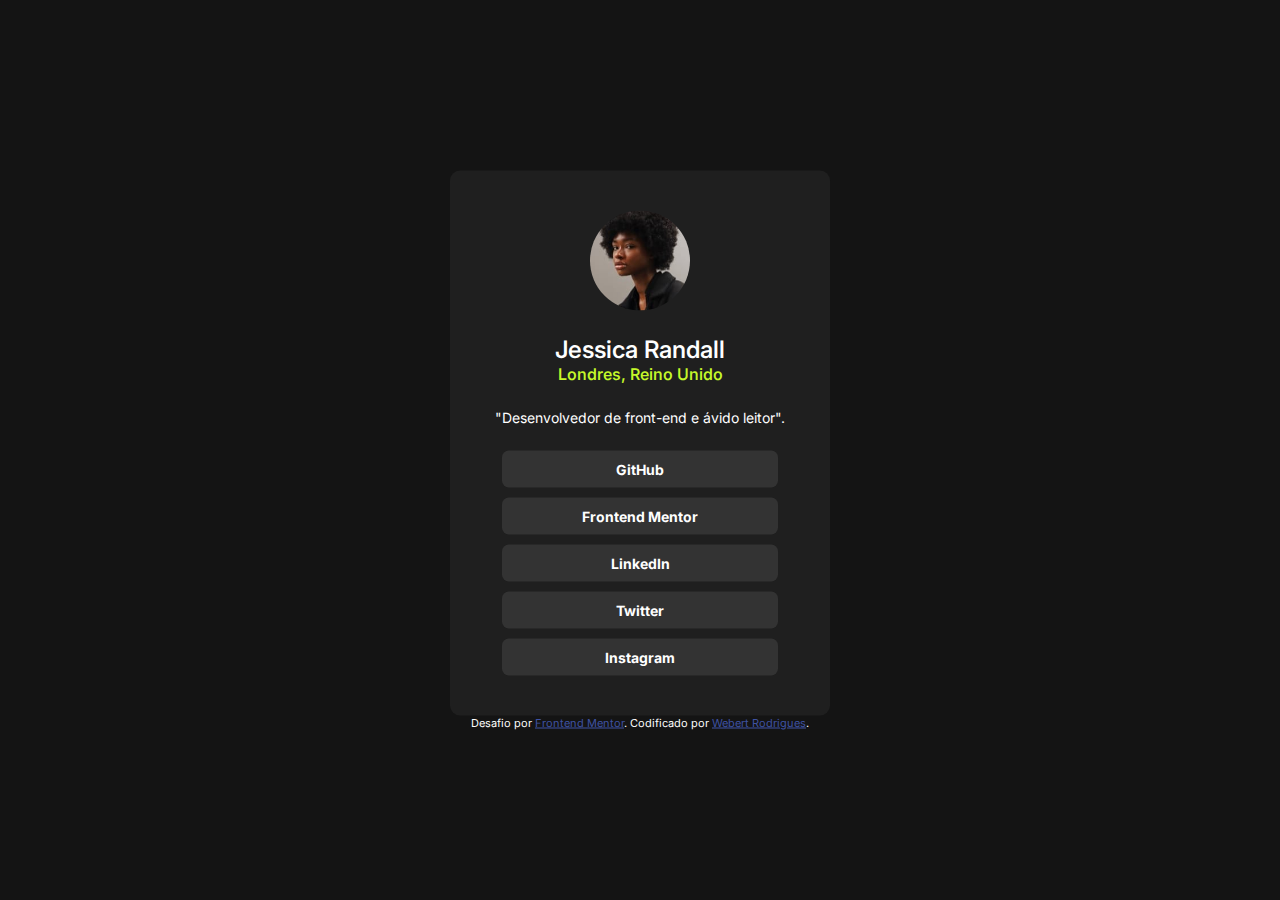
<file: niveis/novato/d001/social-links-profile-main/index.html>
<!DOCTYPE html>
<html lang="pt-br">
<head>
  <meta charset="UTF-8">
  <meta name="viewport" content="width=device-width, initial-scale=1.0">
  <link rel="icon" type="image/png" sizes="32x32" href="./assets/images/favicon-32x32.png">
  <title>Frontend Mentor | Perfil de links sociais</title>
  <link rel="stylesheet" href="estilo/style.css">
  <style>
    .attribution { font-size: 11px; text-align: center; }
    .attribution a { color: hsl(228, 45%, 44%); }
  </style>
</head>
<body>
  <div>
    <main>
      <img src="assets/images/avatar-jessica.jpeg" alt="Imagem de perfil de Jessica">
      <div>
        <p id="nome">Jessica Randall</p>
        <p id="local">Londres, Reino Unido</p>
      </div>
      <p>"Desenvolvedor de front-end e ávido leitor".</p>
        <ul>
          <li><a href="#">GitHub</a></li>
          <li><a href="#">Frontend Mentor</a></li>
          <li><a href="#">LinkedIn</a></li>
          <li><a href="#">Twitter</a></li>
          <li><a href="#">Instagram</a></li>
        </ul>
    </main>
    <footer class="attribution">
      <p>Desafio por <a href="https://www.frontendmentor.io?ref=challenge" target="_blank">Frontend Mentor</a>. Codificado por <a href="https://github.com/webertrodrigues">Webert Rodrigues</a>.</p>
    </footer>
  </div>
</body>
</html>
</file>
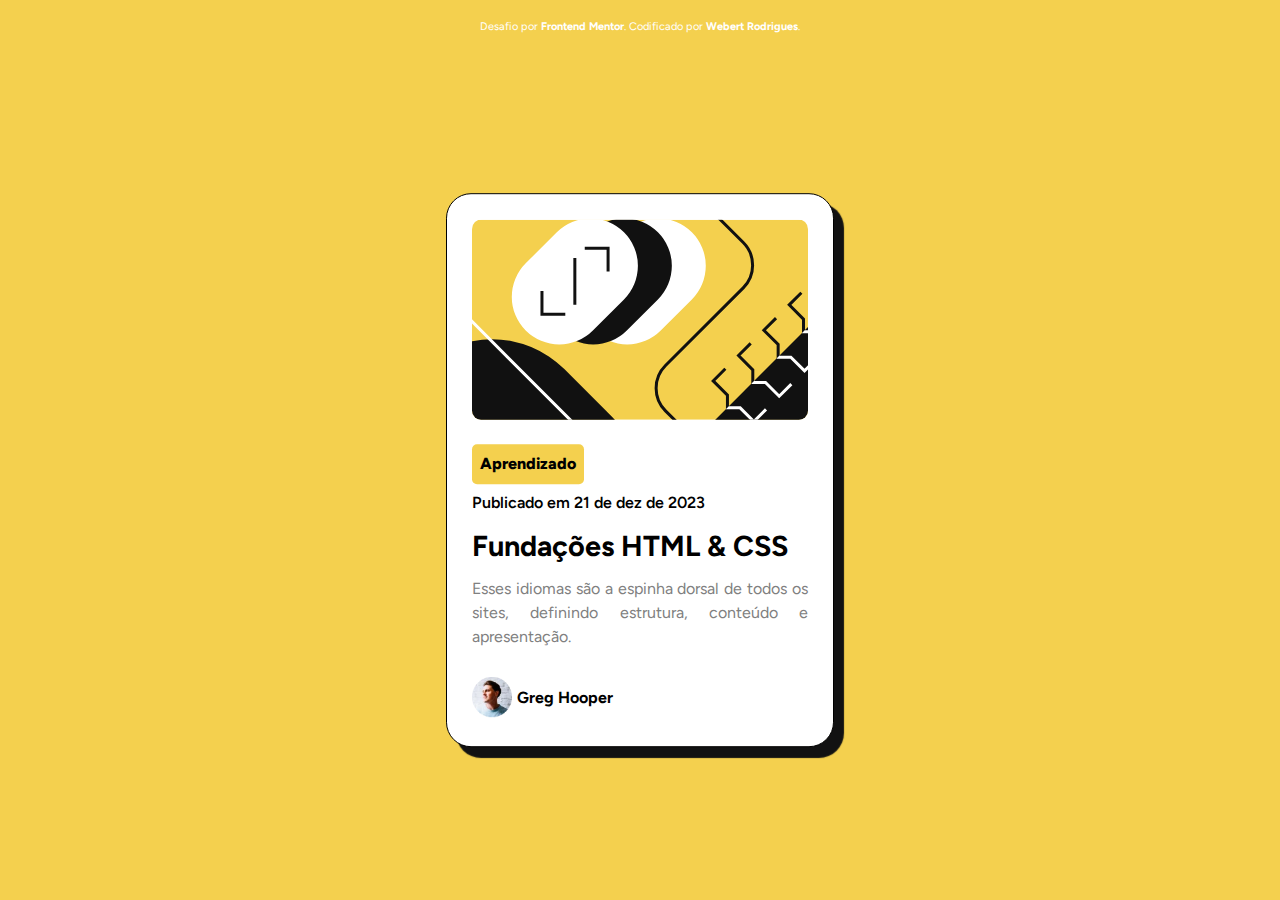
<file: niveis/novato/d002/blog-preview-card-main/index.html>
<!DOCTYPE html>
<html lang="pt-br">
<head>
  <meta charset="UTF-8">
  <meta name="viewport" content="width=device-width, initial-scale=1.0"> <!-- displays site properly based on user's device -->
  <link rel="icon" type="image/png" sizes="32x32" href="./assets/images/favicon-32x32.png">
  <title>Frontend Mentor | Cartão de visualização do blog</title>
  <link rel="stylesheet" href="estilo/style.css">
  <style>
    .attribution { font-size: 11px; text-align: center; margin: 20px;}
  </style>
</head>
<body>
  <main>
    <img src="assets/images/illustration-article.svg" alt="cabeça">
    <p id="aprend">Aprendizado</p>
    <p id="publi">Publicado em 21 de dez de 2023</p>
    <h1>Fundações HTML & CSS</h1>
    <p id="cont">Esses idiomas são a espinha dorsal de todos os sites, definindo estrutura, conteúdo e apresentação.</p>
    <div id="perfil">
      <img src="assets/images/image-avatar.webp" alt="Perfil de Greg Hooper">
      <p>Greg Hooper</p>
    </div>
  </main> 
  <footer class="attribution">
    <p>Desafio por <a href="https://www.frontendmentor.io?ref=challenge" target="_blank">Frontend Mentor</a>. Codificado por <a href="https://github.com/webertrodrigues">Webert Rodrigues</a>.</p>
  </footer>
</body>
</html>
</file>
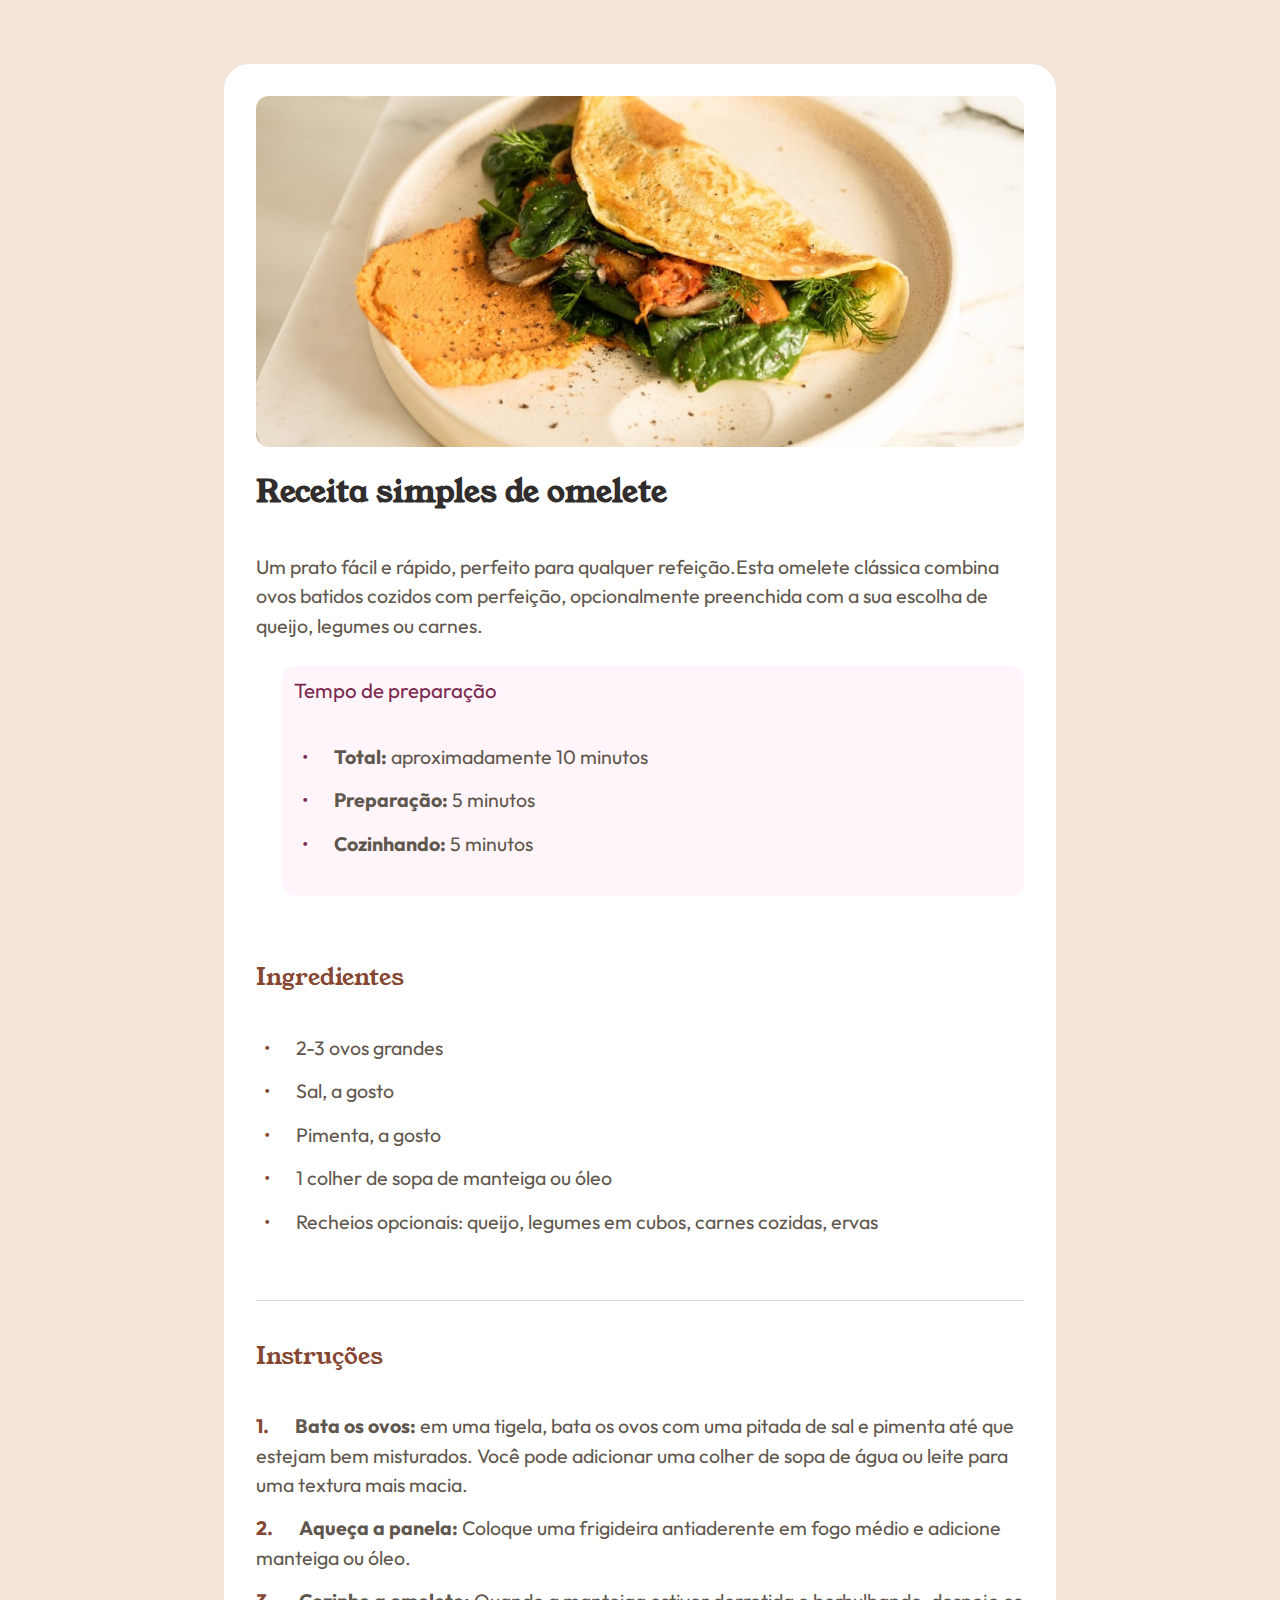
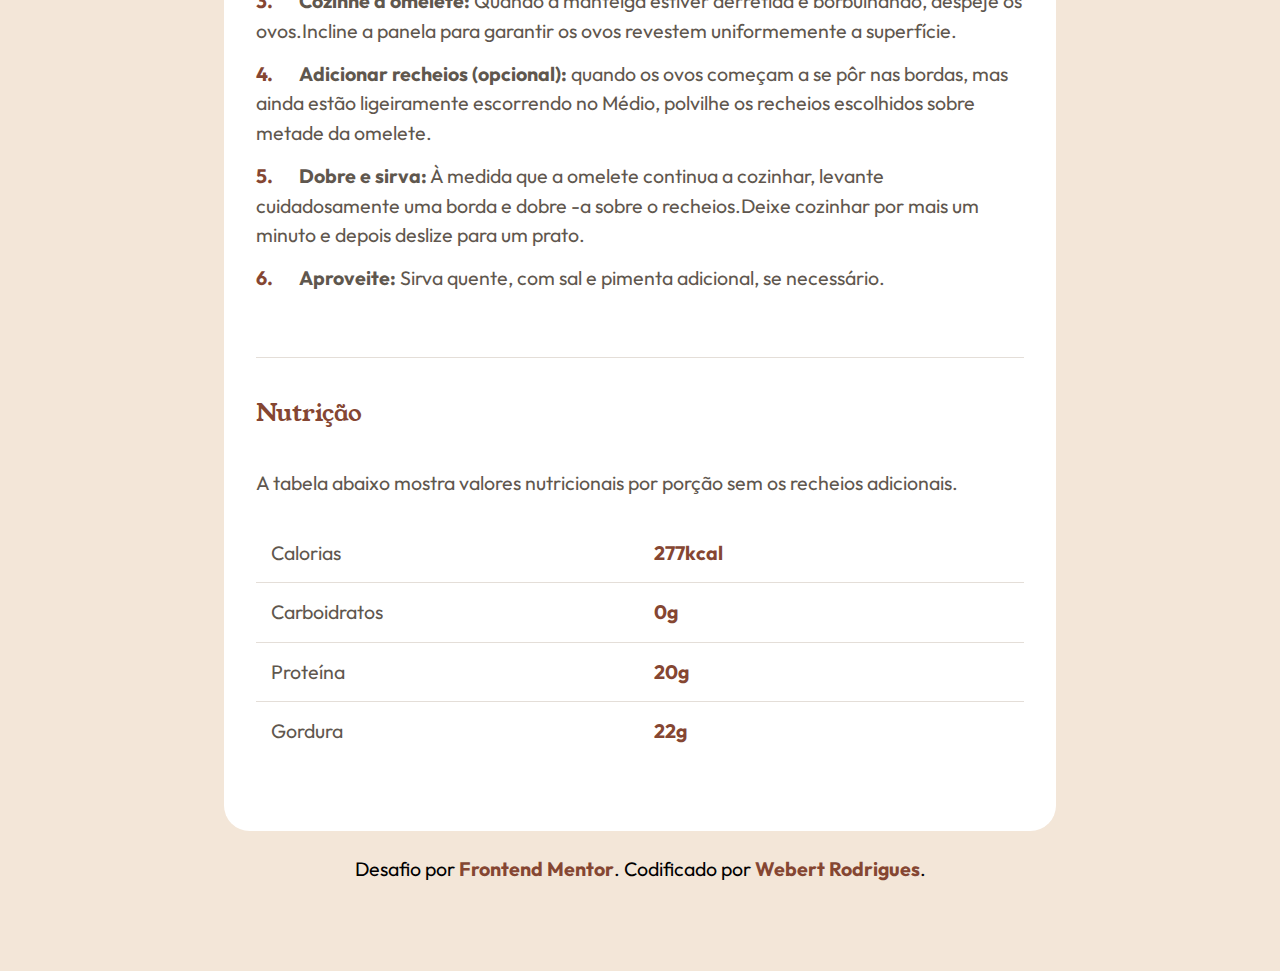
<file: niveis/novato/d003/recipe-page-main/index.html>
<!DOCTYPE html>
<html lang="pt-br">
<head>
  <meta charset="UTF-8">
  <meta name="viewport" content="width=device-width, initial-scale=1.0"> <!-- displays site properly based on user's device -->

  <link rel="icon" type="image/png" sizes="32x32" href="./assets/images/favicon-32x32.png">
  
  <title>Frontend Mentor | Recipe page</title>
  <link rel="stylesheet" href="estilo/style.css">
  <style>
    .attribution { font-size: 11px; text-align: center; }
  </style>
</head>
<body>
<main>
  <img src="assets/images/image-omelette.jpeg" alt="Imagem demostrativa da receita de omelete">
  <h1>Receita simples de omelete</h1>
  <p>Um prato fácil e rápido, perfeito para qualquer refeição.Esta omelete clássica combina ovos batidos cozidos com perfeição, opcionalmente preenchida com a sua escolha de queijo, legumes ou carnes.</p>
  <div id="time">
    <h2>Tempo de preparação</h2>
    <ul>
      <li><strong>Total:</strong> aproximadamente 10 minutos</li>
      <li><strong>Preparação:</strong> 5 minutos</li>
      <li><strong>Cozinhando:</strong> 5 minutos</li>
    </ul>
  </div>
  <div id="ingrediente">
    <h2>Ingredientes</h2>
    <ul>
      <li>2-3 ovos grandes</li>
      <li>Sal, a gosto</li>
      <li>Pimenta, a gosto</li>
      <li>1 colher de sopa de manteiga ou óleo</li>
      <li>Recheios opcionais: queijo, legumes em cubos, carnes cozidas, ervas</li>
    </ul>
  </div>
  <hr>
  
  <div id="instrucoes">
    <h2>Instruções</h2>
    <ol>
      <li><strong>Bata os ovos:</strong> em uma tigela, bata os ovos com uma pitada de sal e pimenta até que estejam bem misturados. Você pode adicionar uma colher de sopa de água ou leite para uma textura mais macia.</li>
      <li><strong>Aqueça a panela:</strong> Coloque uma frigideira antiaderente em fogo médio e adicione manteiga ou óleo.</li>
      <li><strong>Cozinhe a omelete:</strong> Quando a manteiga estiver derretida e borbulhando, despeje os ovos.Incline a panela para garantir os ovos revestem uniformemente a superfície.</li>
      <li><strong>Adicionar recheios (opcional):</strong> quando os ovos começam a se pôr nas bordas, mas ainda estão ligeiramente escorrendo no Médio, polvilhe os recheios escolhidos sobre metade da omelete.</li>
      <li><strong>Dobre e sirva:</strong> À medida que a omelete continua a cozinhar, levante cuidadosamente uma borda e dobre -a sobre o recheios.Deixe cozinhar por mais um minuto e depois deslize para um prato.</li>
      <li><strong>Aproveite:</strong> Sirva quente, com sal e pimenta adicional, se necessário.</li>
    </ol>
  </div>
  <hr>
  <div id="nutri">
    <h2>Nutrição</h2>
    <p>A tabela abaixo mostra valores nutricionais por porção sem os recheios adicionais.</p>
    <table>
      <tr>
        <td>Calorias</td>
        <td class="num">277kcal</td>
      </tr>
    </table>
    <hr>
    <table>
      <tr>
        <td>Carboidratos</td>
        <td class="num">0g</td>
      </tr>
    </table>
    <hr>
    <table>
      <tr>
        <td>Proteína</td>
        <td class="num">20g</td>
      </tr>
    </table>
    <hr>
    <table>
      <tr>
        <td>Gordura</td>
        <td class="num">22g</td>
      </tr>
    </table>
  </div>
</main>
  <footer class="attribution">
    <p>Desafio por <a href="https://www.frontendmentor.io?ref=challenge" target="_blank">Frontend Mentor</a>. Codificado por <a href="https://github.com/webertrodrigues" rel="prev">Webert Rodrigues</a>.</p>
  </footer>
</body>
</html>
</file>
<file: niveis/novato/d001/social-links-profile-main/estilo/style.css>
@charset "UTF-8";
@import url('https://fonts.googleapis.com/css2?family=Inter:wght@100..900&display=swap');

:root{
    --cor-letras: hsl(0, 0%, 100%);
    --cor-caixas: hsl(0, 0%, 20%);
    --cor-main: hsl(0, 0%, 12%);
    --cor-fundo: hsl(0, 0%, 8%);
    --cor-interagir: hsl(75, 94%, 57%);
    --fonte-principal: "Inter", sans-serif;
}

*{ 
    margin: 0px;
    padding: 0px;
}

body{
    font-family: var(--fonte-principal);
    background-color: var(--cor-fundo);
    color: var(--cor-letras);
    position: relative;
}
body > div{
    position: absolute;
    left: 50vw;
    top: 50vh;
    transform: translate(-50%, -50%);
    padding: 15px;
}

main{
    max-width:25vw;
    min-width: 280px;
    background-color: var(--cor-main);
    text-align: center;
    padding: 30px;
    border-radius: 10px;
    margin: auto;
}
main a{
    margin: 10px auto;
    padding: 10px;
    background-color: var(--cor-caixas);
    max-width: 20vw;
    min-width: 250px;
    border-radius: 7px;
    font-weight: bold;
    display: block;
    text-decoration: none;
    color: var(--cor-letras);
    font-size: 14px;
}
main a:hover{
    background-color: var(--cor-interagir);
    color: black;
    font-weight: bold;
    transition: 0.5s;
}
main ul{
    list-style-type: none;
    list-style-position: inside;
}
main > p{
    font-size: 14px;
    padding: 15px;
}
main div{
    font-weight: 550;
    padding: 10px;
}
main > img{
    width: 100px;
    padding: 10px;
    border-radius: 50%;
}
#nome{
    font-size: 1.5em;
}
#local{
    color: var(--cor-interagir);
}
</file>
<file: niveis/novato/d002/blog-preview-card-main/estilo/style.css>
@charset "UTF-8";
@import url('https://fonts.googleapis.com/css2?family=Figtree:ital,wght@0,300..900;1,300..900&display=swap');

:root{
    --cor-fundo: hsl(47, 88%, 63%);
    --cor-main: hsl(0, 0%, 100%);
    --cor-text: hsl(0, 0%, 50%);
    --cor-sombra: hsl(0, 0%, 7%);
    --font-text: "Figtree", sans-serif;
}

*{
    padding: 0px;
    margin: 0px;
}

body{
    background-color: var(--cor-fundo);
    position: relative;
    font-family: var(--font-text);
    padding: 0px 20px;
}

main{
    background-color: var(--cor-main);
    max-width: 336px;
    margin: auto;
    padding: 25px;
    border-radius: 25px;
    box-shadow: 10px 10px 1px var(--cor-sombra);
    position: absolute;
    left: 50%;
    top: 50vh;
    transform: translate(-50%, -50%);
    border: 1px solid black;
}
main p{
    padding: 7px 0px;
    text-align: justify;
    line-height: 1.5em;
}
main > p > img{
    width: 50px;
}
main > img{
    border-radius: 10px;
    margin-bottom: 20px;
    max-width: 80vw;
    min-width: 20vw;
}
main h1{
    font-size: 1.8em;
    padding: 7px 0px;
}

#perfil{
    position: relative;
    margin-top: 20px;
}
#perfil p{
    display: inline-block;
    position: absolute;
    top: 50%;
    transform: translate(0%, -50%);
    font-weight: bold;
    text-indent: 5px;
}
#perfil img{
    width: 40px;
}

#aprend{
    background-color: var(--cor-fundo);
    display: inline-block;
    border-radius: 5px;
    font-weight: 800;
    padding: 8px;
}

#cont{
    color: var(--cor-text);
}

#publi{
    font-weight: 600;
}

footer{
    color: var(--cor-main);
}
footer a{
    text-decoration: none;
    color: var(--cor-main);
    font-weight: bold;
}
footer a:hover{
    text-decoration: underline;
}
</file>
<file: niveis/novato/d003/recipe-page-main/estilo/style.css>
@charset "UTF-8";
@import url('https://fonts.googleapis.com/css2?family=Outfit:wght@100..900&family=Young+Serif&display=swap');

*{
    margin: 0px;
    padding: 0px;
}

:root{
    --font-titulos-principais: "Young Serif", serif;
    --font-text: "Outfit", sans-serif;
    --cor1: hsl(14, 45%, 36%);
    --cor2: hsl(332, 51%, 32%);
    --cor3: hsl(0, 0%, 100%);
    --cor4: hsl(330, 100%, 98%);
    --cor5: hsl(30, 54%, 90%);
    --cor6: hsl(30, 18%, 87%);
    --cor7: hsl(30, 10%, 34%);
    --cor8: hsl(24, 5%, 18%);
}

html{
    height: 100%;
    width: 100%;
}

body{
    font-family: var(--font-text);
    background-color: var(--cor5);
    padding: 5% 0%;
}

/*Principal*/
main{
    background-color: var(--cor3);
    max-width: 550px;
    min-width: 60vw;
    margin: auto;
    padding: 2.5vw;
    border-radius: 2vw;
}
main ul,ol{
    list-style-type: none;
    list-style-position: inside;
}
main li{
    margin: 1.1vw 0vw;
}
main img{
    max-width: 100%;
    min-width: 60vw;
    margin-bottom: 1.5vw;
    border-radius: 1vw;
}
main h1, h2{
    font-family: var(--font-titulos-principais);
    margin-bottom: 3vw;
}
h1{
    font-size: 2.4vw;
    color: var(--cor8);
}
main p,ul,ol,td{
    font-size: 1.53vw;
    color: var(--cor7);
    margin-bottom: 2vw;
    line-height: 1.5em;
}
h2{
    font-size: 1.9vw;
    font-weight: normal;
    color: var(--cor1);
}
main div{
    padding: 3vw 0vw;
}
main hr{
    background-color: var(--cor6);
    border: 0px;
    height: 0.5px;
}

/*ID`s*/
/*Tempo de preparo*/
#time{
    background-color: var(--cor4);
    padding: 1vw 1vw 1vw 1vw;
    border-radius: 1vw;
    margin: 2vw 0vw 2vw 2vw;
}
#time > h2{
    font-family: var(--font-text);
    font-size: 1.6vw;
    color: var(--cor2);
}
#time li::before{
    color: var(--cor2);
    content: "\00A0\00A0\2022";
    padding-right: 2vw;
}

/*Ingredientes*/
#ingrediente li::before{
    color: var(--cor1);
    content: "\00A0\00A0\2022";
    padding-right: 2vw;
}

/*Instruções*/
#instrucoes ol{
    counter-reset: item;
}
#instrucoes li::before{
    font-weight: bold;
    color: var(--cor1);
    content: counter(item) ".";
    counter-increment: item;
    padding-right: 2vw;
}

/*Tabela de nutrição*/
#nutri table{
    width: 100%;
}
#nutri td{
    padding: 1vw;
    width: 50%;
}
#nutri td{
    margin-left: 50vw;
}
.num{
    font-weight: bold;
    color: var(--cor1);
}

/*Rodapé*/
footer p{
    font-size: 1.53vw;
    padding: 2%;
}
footer a{
    font-weight: bolder;
    text-decoration: none;
    color: var(--cor1);
}
footer a:hover{
    text-decoration: underline;
}
</file>
